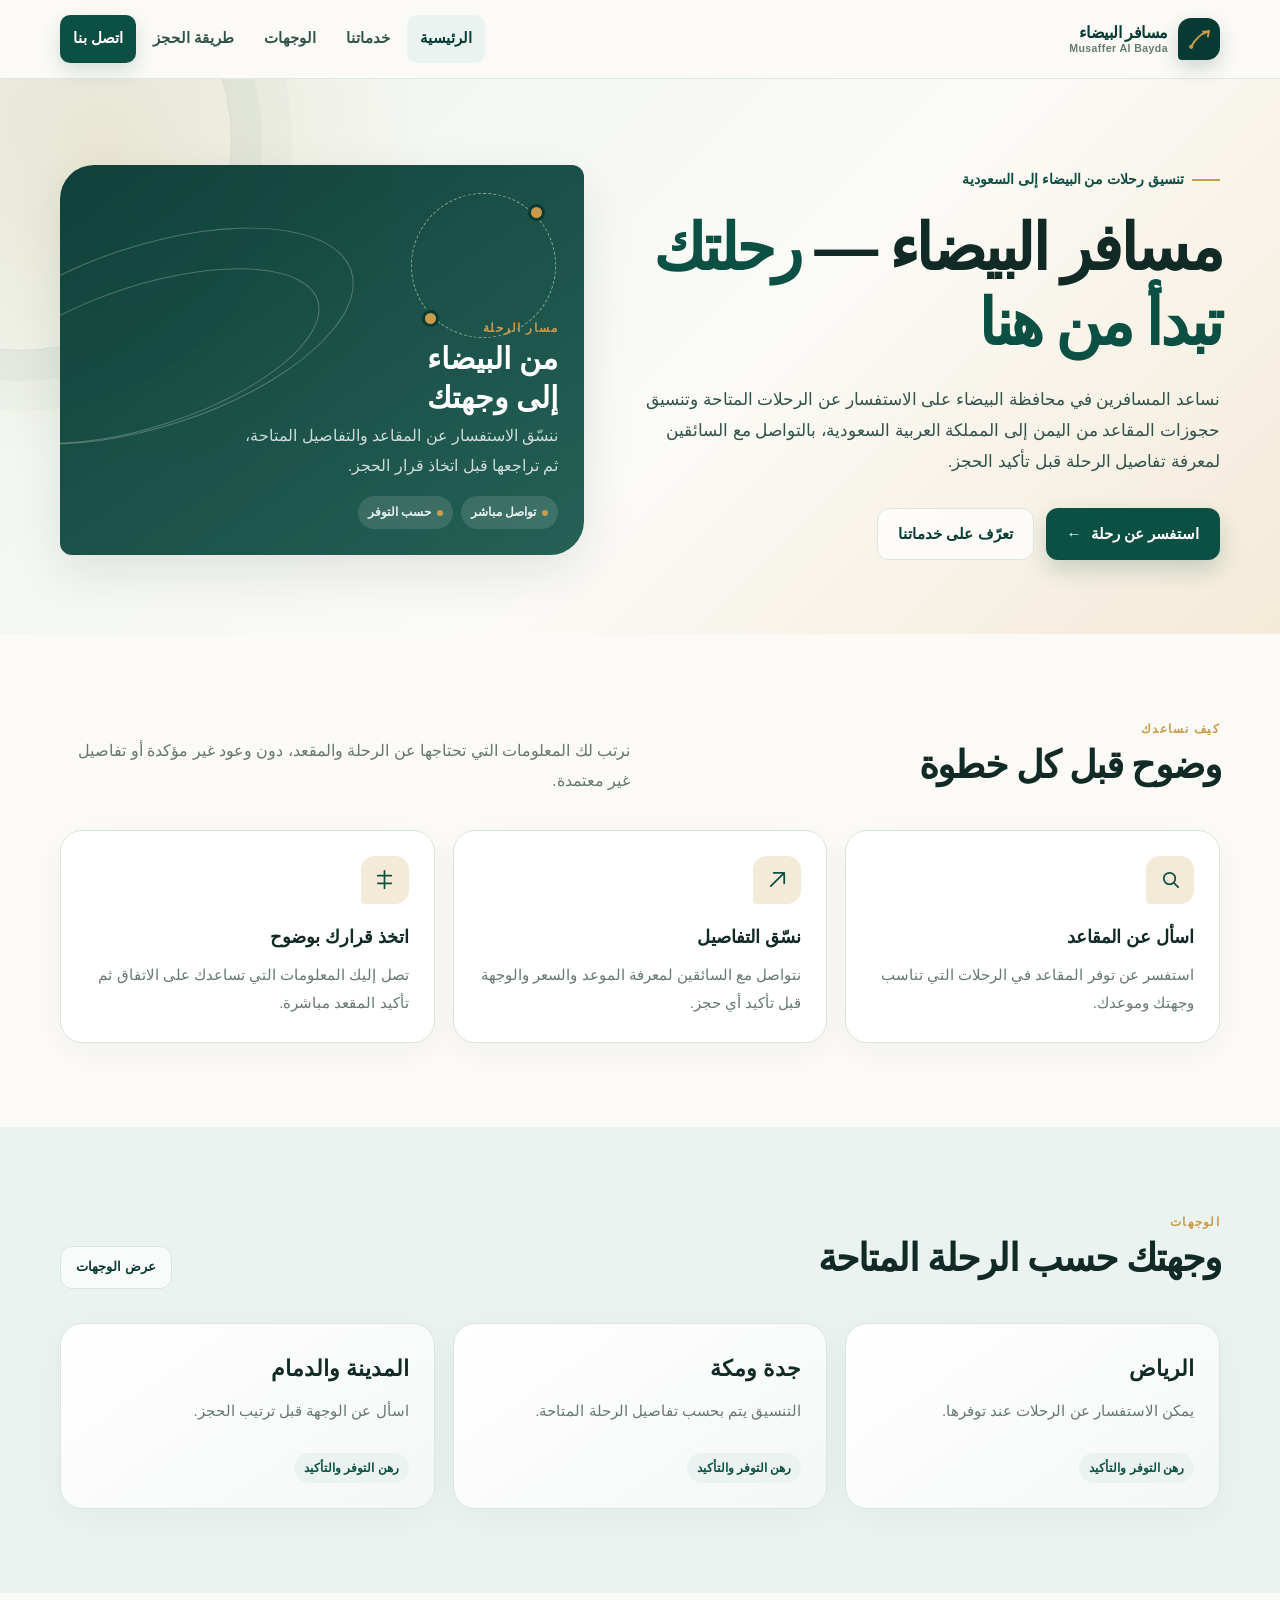
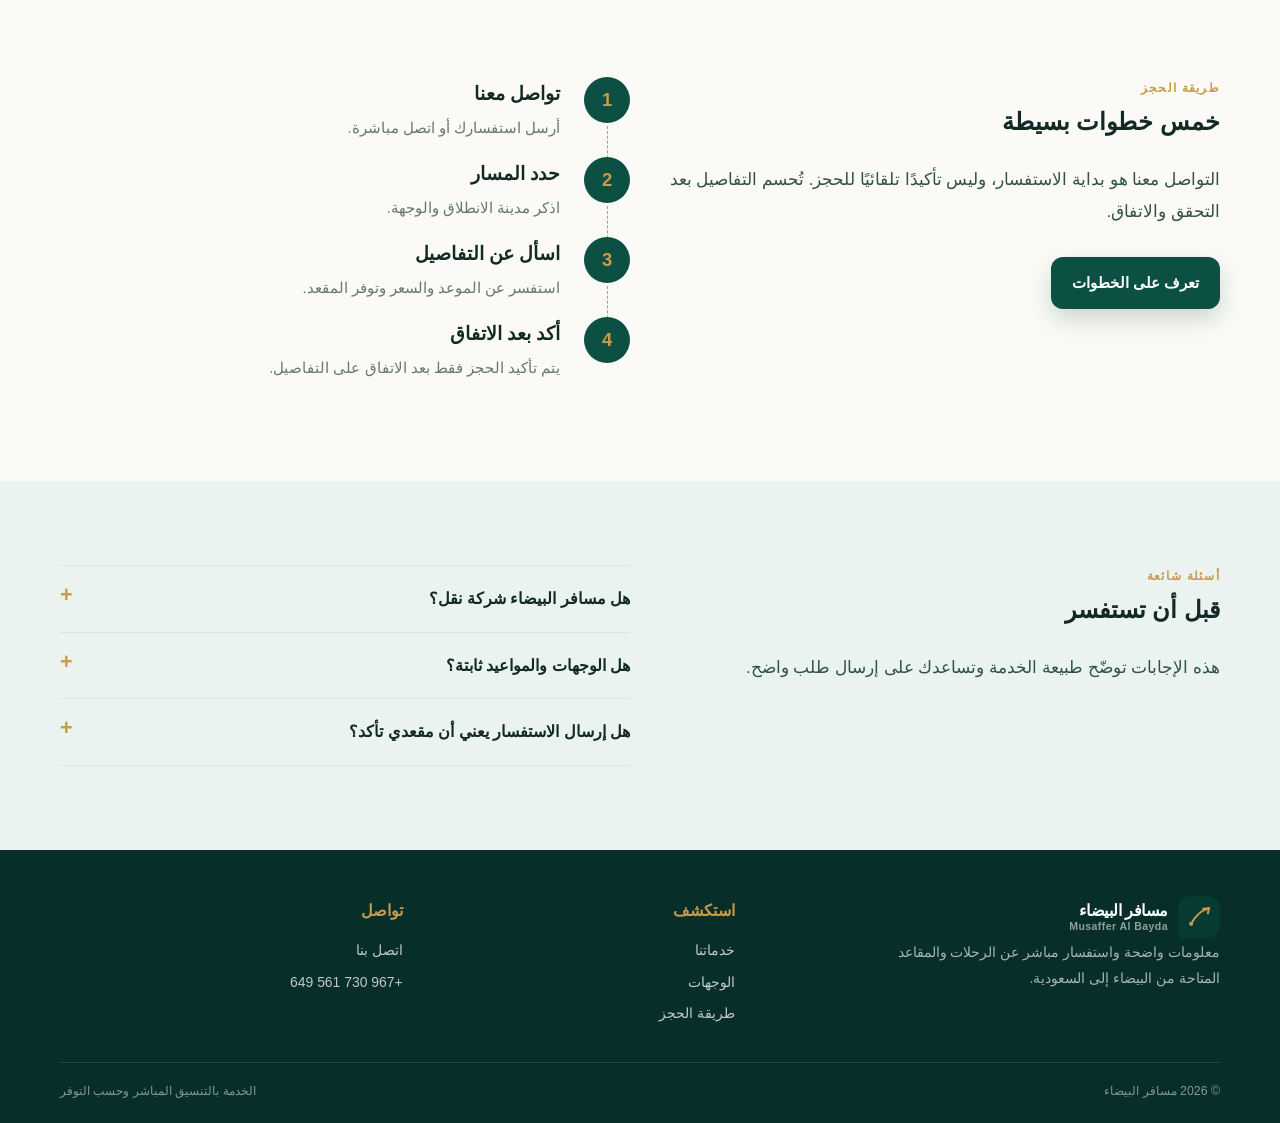
<file: index.html>
<!doctype html>
<html lang="ar" dir="rtl">
<head>
  <meta charset="utf-8">
  <meta name="viewport" content="width=device-width, initial-scale=1">
  <title>مسافر البيضاء — رحلتك تبدأ من هنا</title>
  <meta name="description" content="مسافر البيضاء: الاستفسار عن الرحلات المتاحة وتنسيق حجوزات المقاعد من محافظة البيضاء إلى المملكة العربية السعودية بالتواصل المباشر.">
  <meta name="keywords" content="مسافر البيضاء، حجز مقاعد من البيضاء إلى السعودية، رحلات البيضاء إلى السعودية، تنسيق حجوزات المقاعد">
  <meta property="og:type" content="website">
  <meta property="og:title" content="مسافر البيضاء — رحلتك تبدأ من هنا">
  <meta property="og:description" content="استفسر عن الرحلات المتاحة وتفاصيل المقاعد قبل تأكيد الحجز.">
  <meta property="og:locale" content="ar_YE">
  <link rel="icon" href="assets/favicon.svg" type="image/svg+xml">
  <link rel="stylesheet" href="css/style.css">
  <script defer src="js/main.js"></script>
</head>
<body>
  <a class="skip-link" href="#main-content">تجاوز إلى المحتوى</a>
  <header class="site-header">
    <nav class="navbar container" aria-label="التنقل الرئيسي">
      <a class="brand" href="index.html" aria-label="مسافر البيضاء، الصفحة الرئيسية">
        <span class="brand-mark" aria-hidden="true"><svg viewBox="0 0 24 24" fill="none"><path d="M4 19C8.5 10.5 13 6.5 21 4" stroke="currentColor" stroke-width="2" stroke-linecap="round"/><path d="m15.5 4.5 5.5-.5-.9 5" stroke="currentColor" stroke-width="2" stroke-linecap="round" stroke-linejoin="round"/><circle cx="4" cy="19" r="2" fill="currentColor"/></svg></span>
        <span class="brand-text">مسافر البيضاء <small>Musaffer Al Bayda</small></span>
      </a>
      <button class="menu-toggle" type="button" aria-controls="primary-navigation" aria-expanded="false" aria-label="فتح القائمة">☰</button>
      <ul class="nav-links" id="primary-navigation">
        <li><a href="index.html" aria-current="page">الرئيسية</a></li>
        <li><a href="services.html">خدماتنا</a></li>
        <li><a href="destinations.html">الوجهات</a></li>
        <li><a href="booking.html">طريقة الحجز</a></li>
        <li><a class="nav-cta" href="contact.html">اتصل بنا</a></li>
      </ul>
    </nav>
  </header>

  <main id="main-content">
    <section class="hero">
      <div class="container hero-grid">
        <div>
          <div class="eyebrow">تنسيق رحلات من البيضاء إلى السعودية</div>
          <h1>مسافر البيضاء — <span>رحلتك تبدأ من هنا</span></h1>
          <p class="hero-copy">نساعد المسافرين في محافظة البيضاء على الاستفسار عن الرحلات المتاحة وتنسيق حجوزات المقاعد من اليمن إلى المملكة العربية السعودية، بالتواصل مع السائقين لمعرفة تفاصيل الرحلة قبل تأكيد الحجز.</p>
          <div class="actions">
            <a class="btn btn-primary" href="booking.html">استفسر عن رحلة <span aria-hidden="true">←</span></a>
            <a class="btn btn-secondary" href="services.html">تعرّف على خدماتنا</a>
          </div>
        </div>
        <div class="route-card" aria-label="بطاقة تعريف بمسار الخدمة">
          <div class="route-line" aria-hidden="true"></div>
          <div class="route-card-content">
            <div class="kicker">مسار الرحلة</div>
            <h2>من البيضاء<br>إلى وجهتك</h2>
            <p>ننسّق الاستفسار عن المقاعد والتفاصيل المتاحة، ثم تراجعها قبل اتخاذ قرار الحجز.</p>
            <div class="route-meta"><span class="pill">تواصل مباشر</span><span class="pill">حسب التوفر</span></div>
          </div>
        </div>
      </div>
    </section>

    <section class="section" aria-labelledby="services-title">
      <div class="container">
        <div class="section-head">
          <div><div class="kicker">كيف نساعدك</div><h2 id="services-title">وضوح قبل كل خطوة</h2></div>
          <p>نرتب لك المعلومات التي تحتاجها عن الرحلة والمقعد، دون وعود غير مؤكدة أو تفاصيل غير معتمدة.</p>
        </div>
        <div class="grid-3">
          <article class="card"><div class="icon-box" aria-hidden="true"><svg viewBox="0 0 24 24" fill="none"><circle cx="11" cy="11" r="6" stroke="currentColor" stroke-width="1.8"/><path d="m16 16 4 4" stroke="currentColor" stroke-width="1.8" stroke-linecap="round"/></svg></div><h3>اسأل عن المقاعد</h3><p>استفسر عن توفر المقاعد في الرحلات التي تناسب وجهتك وموعدك.</p></article>
          <article class="card"><div class="icon-box" aria-hidden="true"><svg viewBox="0 0 24 24" fill="none"><path d="M5 19 19 5M8 5h11v11" stroke="currentColor" stroke-width="1.8" stroke-linecap="round" stroke-linejoin="round"/></svg></div><h3>نسّق التفاصيل</h3><p>نتواصل مع السائقين لمعرفة الموعد والسعر والوجهة قبل تأكيد أي حجز.</p></article>
          <article class="card"><div class="icon-box" aria-hidden="true"><svg viewBox="0 0 24 24" fill="none"><path d="M12 3v18M5 8h14M5 16h14" stroke="currentColor" stroke-width="1.8" stroke-linecap="round"/></svg></div><h3>اتخذ قرارك بوضوح</h3><p>تصل إليك المعلومات التي تساعدك على الاتفاق ثم تأكيد المقعد مباشرة.</p></article>
        </div>
      </div>
    </section>

    <section class="section section-tint" aria-labelledby="destinations-title">
      <div class="container">
        <div class="section-head">
          <div><div class="kicker">الوجهات</div><h2 id="destinations-title">وجهتك حسب الرحلة المتاحة</h2></div>
          <a class="btn btn-secondary btn-small" href="destinations.html">عرض الوجهات</a>
        </div>
        <div class="grid-3">
          <article class="card destination-card"><div><h3>الرياض</h3><p>يمكن الاستفسار عن الرحلات عند توفرها.</p></div><span class="status">رهن التوفر والتأكيد</span></article>
          <article class="card destination-card"><div><h3>جدة ومكة</h3><p>التنسيق يتم بحسب تفاصيل الرحلة المتاحة.</p></div><span class="status">رهن التوفر والتأكيد</span></article>
          <article class="card destination-card"><div><h3>المدينة والدمام</h3><p>اسأل عن الوجهة قبل ترتيب الحجز.</p></div><span class="status">رهن التوفر والتأكيد</span></article>
        </div>
      </div>
    </section>

    <section class="section" aria-labelledby="steps-title">
      <div class="container grid-2">
        <div><div class="kicker">طريقة الحجز</div><h2 id="steps-title">خمس خطوات بسيطة</h2><p class="hero-copy">التواصل معنا هو بداية الاستفسار، وليس تأكيدًا تلقائيًا للحجز. تُحسم التفاصيل بعد التحقق والاتفاق.</p><a class="btn btn-primary" href="booking.html">تعرف على الخطوات</a></div>
        <div class="numbered">
          <div class="step"><h3>تواصل معنا</h3><p>أرسل استفسارك أو اتصل مباشرة.</p></div>
          <div class="step"><h3>حدد المسار</h3><p>اذكر مدينة الانطلاق والوجهة.</p></div>
          <div class="step"><h3>اسأل عن التفاصيل</h3><p>استفسر عن الموعد والسعر وتوفر المقعد.</p></div>
          <div class="step"><h3>أكد بعد الاتفاق</h3><p>يتم تأكيد الحجز فقط بعد الاتفاق على التفاصيل.</p></div>
        </div>
      </div>
    </section>

    <section class="section section-tint" aria-labelledby="faq-title">
      <div class="container grid-2">
        <div><div class="kicker">أسئلة شائعة</div><h2 id="faq-title">قبل أن تستفسر</h2><p class="hero-copy">هذه الإجابات توضّح طبيعة الخدمة وتساعدك على إرسال طلب واضح.</p></div>
        <div class="faq">
          <details><summary>هل مسافر البيضاء شركة نقل؟</summary><p>مسافر البيضاء ينسّق الاستفسارات والحجوزات بين المسافرين والسائقين، ولا يدّعي امتلاك سيارات أو تشغيل أسطول خاص.</p></details>
          <details><summary>هل الوجهات والمواعيد ثابتة؟</summary><p>لا. الوجهات والمواعيد والأسعار تعتمد على الرحلات المتاحة فعليًا، ويجب تأكيدها قبل الحجز.</p></details>
          <details><summary>هل إرسال الاستفسار يعني أن مقعدي تأكد؟</summary><p>لا. الاستفسار خطوة أولى، أما تأكيد المقعد فيكون بعد مراجعة التفاصيل والاتفاق عليها مباشرة.</p></details>
        </div>
      </div>
    </section>
  </main>

  <footer class="site-footer">
    <div class="container footer-grid">
      <div><a class="brand" href="index.html"><span class="brand-mark" aria-hidden="true"><svg viewBox="0 0 24 24" fill="none"><path d="M4 19C8.5 10.5 13 6.5 21 4" stroke="currentColor" stroke-width="2" stroke-linecap="round"/><path d="m15.5 4.5 5.5-.5-.9 5" stroke="currentColor" stroke-width="2" stroke-linecap="round" stroke-linejoin="round"/><circle cx="4" cy="19" r="2" fill="currentColor"/></svg></span><span class="brand-text">مسافر البيضاء <small>Musaffer Al Bayda</small></span></a><p class="footer-copy">معلومات واضحة واستفسار مباشر عن الرحلات والمقاعد المتاحة من البيضاء إلى السعودية.</p></div>
      <div><h3>استكشف</h3><ul class="footer-links"><li><a href="services.html">خدماتنا</a></li><li><a href="destinations.html">الوجهات</a></li><li><a href="booking.html">طريقة الحجز</a></li></ul></div>
      <div><h3>تواصل</h3><ul class="footer-links"><li><a href="contact.html">اتصل بنا</a></li><li><a href="tel:+967730561649">+967 730 561 649</a></li></ul></div>
    </div>
    <div class="container footer-bottom"><span>© <span data-year>2026</span> مسافر البيضاء</span><span>الخدمة بالتنسيق المباشر وحسب التوفر</span></div>
  </footer>
</body>
</html>
</file>
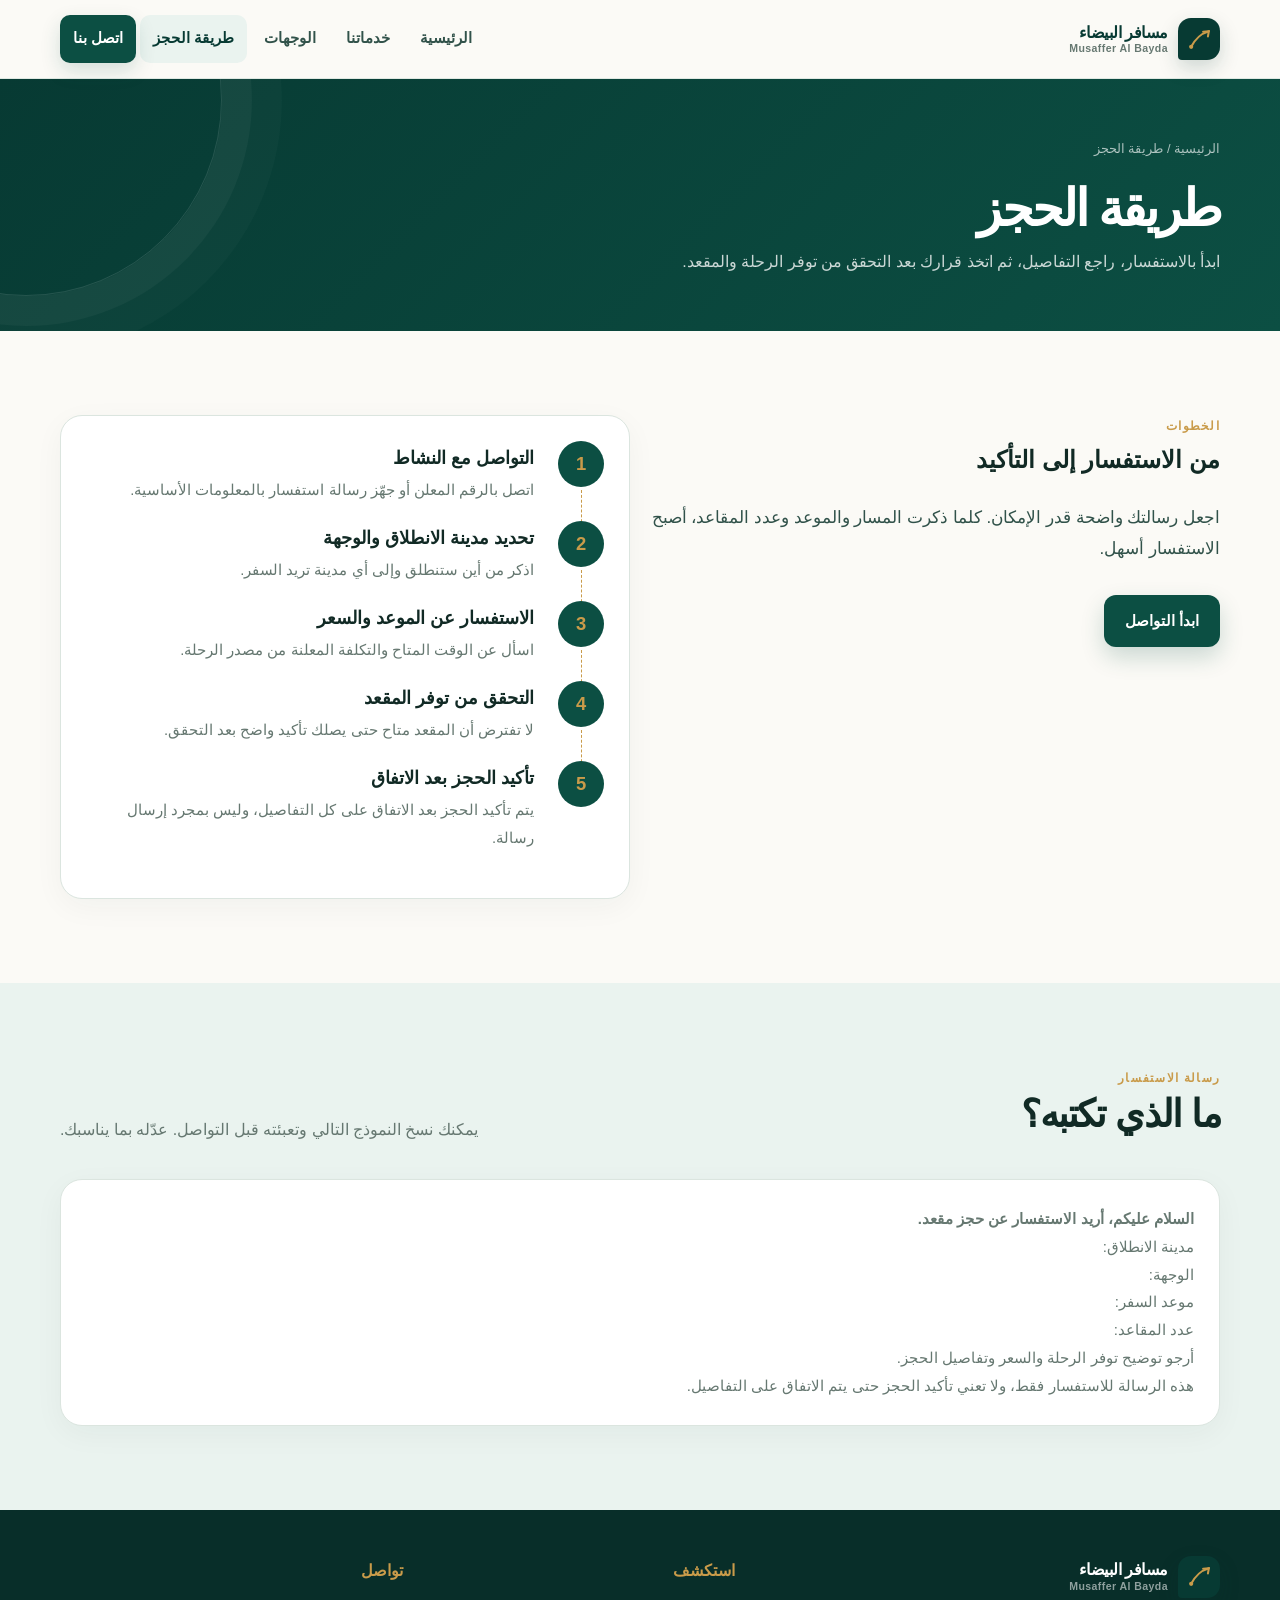
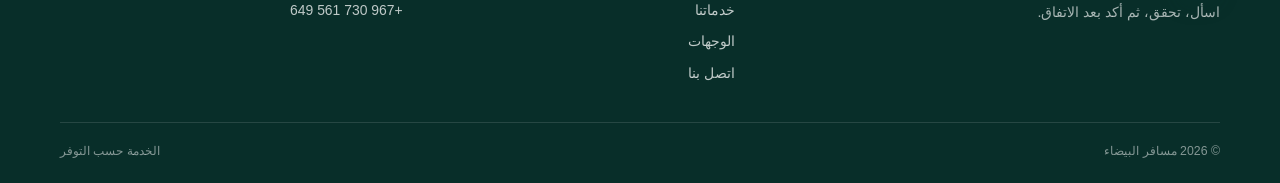
<file: booking.html>
<!doctype html>
<html lang="ar" dir="rtl">
<head>
  <meta charset="utf-8"><meta name="viewport" content="width=device-width, initial-scale=1">
  <title>طريقة الحجز — مسافر البيضاء</title>
  <meta name="description" content="تعرف على خطوات الاستفسار عن رحلة وتنسيق حجز مقعد من البيضاء إلى السعودية مع مسافر البيضاء.">
  <meta property="og:type" content="website"><meta property="og:title" content="طريقة الحجز — مسافر البيضاء"><meta property="og:description" content="خمس خطوات واضحة للاستفسار والتحقق من توفر المقعد قبل تأكيد الحجز."><meta property="og:locale" content="ar_YE">
  <link rel="icon" href="assets/favicon.svg" type="image/svg+xml"><link rel="stylesheet" href="css/style.css"><script defer src="js/main.js"></script>
</head>
<body>
  <a class="skip-link" href="#main-content">تجاوز إلى المحتوى</a>
  <header class="site-header"><nav class="navbar container" aria-label="التنقل الرئيسي"><a class="brand" href="index.html"><span class="brand-mark" aria-hidden="true"><svg viewBox="0 0 24 24" fill="none"><path d="M4 19C8.5 10.5 13 6.5 21 4" stroke="currentColor" stroke-width="2" stroke-linecap="round"/><path d="m15.5 4.5 5.5-.5-.9 5" stroke="currentColor" stroke-width="2" stroke-linecap="round" stroke-linejoin="round"/><circle cx="4" cy="19" r="2" fill="currentColor"/></svg></span><span class="brand-text">مسافر البيضاء <small>Musaffer Al Bayda</small></span></a><button class="menu-toggle" type="button" aria-controls="primary-navigation" aria-expanded="false" aria-label="فتح القائمة">☰</button><ul class="nav-links" id="primary-navigation"><li><a href="index.html">الرئيسية</a></li><li><a href="services.html">خدماتنا</a></li><li><a href="destinations.html">الوجهات</a></li><li><a href="booking.html" aria-current="page">طريقة الحجز</a></li><li><a class="nav-cta" href="contact.html">اتصل بنا</a></li></ul></nav></header>
  <main id="main-content">
    <section class="page-hero"><div class="container"><div class="breadcrumb">الرئيسية / طريقة الحجز</div><h1>طريقة الحجز</h1><p>ابدأ بالاستفسار، راجع التفاصيل، ثم اتخذ قرارك بعد التحقق من توفر الرحلة والمقعد.</p></div></section>
    <section class="section"><div class="container grid-2"><div><div class="kicker">الخطوات</div><h2>من الاستفسار إلى التأكيد</h2><p class="hero-copy">اجعل رسالتك واضحة قدر الإمكان. كلما ذكرت المسار والموعد وعدد المقاعد، أصبح الاستفسار أسهل.</p><a class="btn btn-primary" href="contact.html">ابدأ التواصل</a></div><div class="card numbered"><div class="step"><h3>التواصل مع النشاط</h3><p>اتصل بالرقم المعلن أو جهّز رسالة استفسار بالمعلومات الأساسية.</p></div><div class="step"><h3>تحديد مدينة الانطلاق والوجهة</h3><p>اذكر من أين ستنطلق وإلى أي مدينة تريد السفر.</p></div><div class="step"><h3>الاستفسار عن الموعد والسعر</h3><p>اسأل عن الوقت المتاح والتكلفة المعلنة من مصدر الرحلة.</p></div><div class="step"><h3>التحقق من توفر المقعد</h3><p>لا تفترض أن المقعد متاح حتى يصلك تأكيد واضح بعد التحقق.</p></div><div class="step"><h3>تأكيد الحجز بعد الاتفاق</h3><p>يتم تأكيد الحجز بعد الاتفاق على كل التفاصيل، وليس بمجرد إرسال رسالة.</p></div></div></div></section>
    <section class="section section-tint"><div class="container"><div class="section-head"><div><div class="kicker">رسالة الاستفسار</div><h2>ما الذي تكتبه؟</h2></div><p>يمكنك نسخ النموذج التالي وتعبئته قبل التواصل. عدّله بما يناسبك.</p></div><div class="card"><p><strong>السلام عليكم، أريد الاستفسار عن حجز مقعد.</strong></p><p>مدينة الانطلاق:<br>الوجهة:<br>موعد السفر:<br>عدد المقاعد:</p><p>أرجو توضيح توفر الرحلة والسعر وتفاصيل الحجز.</p><p class="small-print">هذه الرسالة للاستفسار فقط، ولا تعني تأكيد الحجز حتى يتم الاتفاق على التفاصيل.</p></div></div></section>
  </main>
  <footer class="site-footer"><div class="container footer-grid"><div><a class="brand" href="index.html"><span class="brand-mark" aria-hidden="true"><svg viewBox="0 0 24 24" fill="none"><path d="M4 19C8.5 10.5 13 6.5 21 4" stroke="currentColor" stroke-width="2" stroke-linecap="round"/><path d="m15.5 4.5 5.5-.5-.9 5" stroke="currentColor" stroke-width="2" stroke-linecap="round" stroke-linejoin="round"/><circle cx="4" cy="19" r="2" fill="currentColor"/></svg></span><span class="brand-text">مسافر البيضاء <small>Musaffer Al Bayda</small></span></a><p class="footer-copy">اسأل، تحقق، ثم أكد بعد الاتفاق.</p></div><div><h3>استكشف</h3><ul class="footer-links"><li><a href="services.html">خدماتنا</a></li><li><a href="destinations.html">الوجهات</a></li><li><a href="contact.html">اتصل بنا</a></li></ul></div><div><h3>تواصل</h3><ul class="footer-links"><li><a href="tel:+967730561649">+967 730 561 649</a></li></ul></div></div><div class="container footer-bottom"><span>© <span data-year>2026</span> مسافر البيضاء</span><span>الخدمة حسب التوفر</span></div></footer>
</body>
</html>
</file>
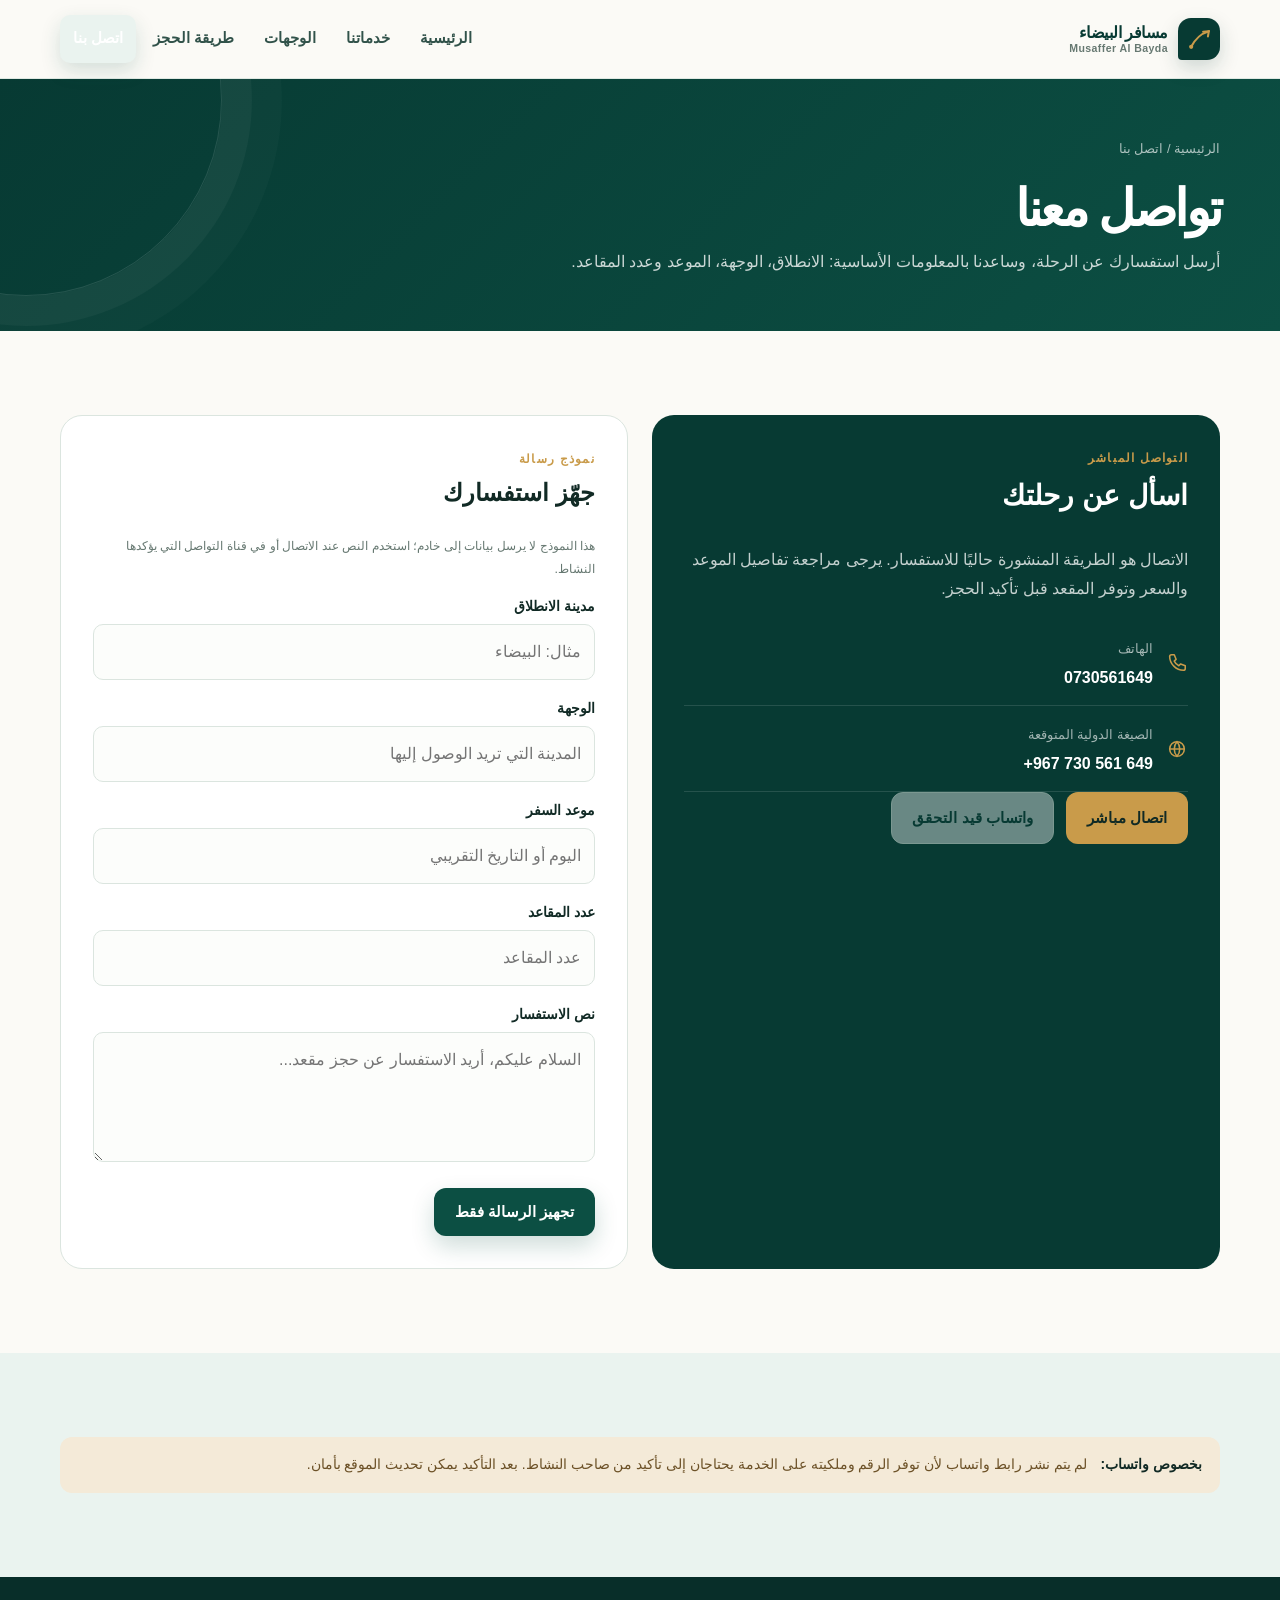
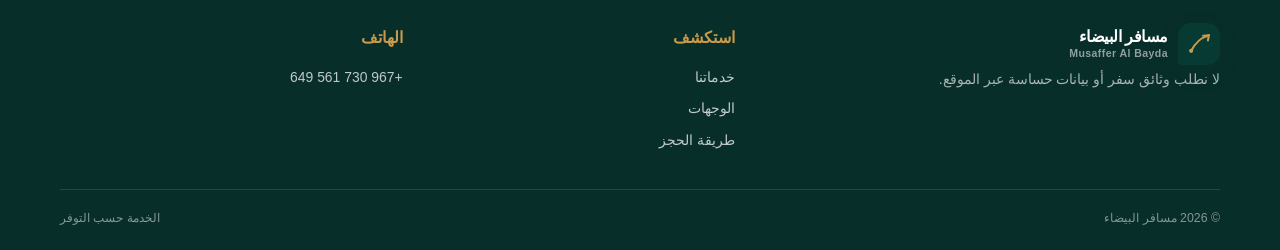
<file: contact.html>
<!doctype html>
<html lang="ar" dir="rtl">
<head>
  <meta charset="utf-8"><meta name="viewport" content="width=device-width, initial-scale=1">
  <title>اتصل بنا — مسافر البيضاء</title>
  <meta name="description" content="تواصل مع مسافر البيضاء للاستفسار عن الرحلات والمقاعد المتاحة من محافظة البيضاء إلى السعودية.">
  <meta property="og:type" content="website"><meta property="og:title" content="اتصل بنا — مسافر البيضاء"><meta property="og:description" content="اتصل للاستفسار عن الرحلات المتاحة وتفاصيل حجز المقعد."><meta property="og:locale" content="ar_YE">
  <link rel="icon" href="assets/favicon.svg" type="image/svg+xml"><link rel="stylesheet" href="css/style.css"><script defer src="js/main.js"></script>
</head>
<body>
  <a class="skip-link" href="#main-content">تجاوز إلى المحتوى</a>
  <header class="site-header"><nav class="navbar container" aria-label="التنقل الرئيسي"><a class="brand" href="index.html"><span class="brand-mark" aria-hidden="true"><svg viewBox="0 0 24 24" fill="none"><path d="M4 19C8.5 10.5 13 6.5 21 4" stroke="currentColor" stroke-width="2" stroke-linecap="round"/><path d="m15.5 4.5 5.5-.5-.9 5" stroke="currentColor" stroke-width="2" stroke-linecap="round" stroke-linejoin="round"/><circle cx="4" cy="19" r="2" fill="currentColor"/></svg></span><span class="brand-text">مسافر البيضاء <small>Musaffer Al Bayda</small></span></a><button class="menu-toggle" type="button" aria-controls="primary-navigation" aria-expanded="false" aria-label="فتح القائمة">☰</button><ul class="nav-links" id="primary-navigation"><li><a href="index.html">الرئيسية</a></li><li><a href="services.html">خدماتنا</a></li><li><a href="destinations.html">الوجهات</a></li><li><a href="booking.html">طريقة الحجز</a></li><li><a class="nav-cta" href="contact.html" aria-current="page">اتصل بنا</a></li></ul></nav></header>
  <main id="main-content">
    <section class="page-hero"><div class="container"><div class="breadcrumb">الرئيسية / اتصل بنا</div><h1>تواصل معنا</h1><p>أرسل استفسارك عن الرحلة، وساعدنا بالمعلومات الأساسية: الانطلاق، الوجهة، الموعد وعدد المقاعد.</p></div></section>
    <section class="section"><div class="container contact-panel">
      <div class="contact-card"><div class="kicker">التواصل المباشر</div><h2>اسأل عن رحلتك</h2><p>الاتصال هو الطريقة المنشورة حاليًا للاستفسار. يرجى مراجعة تفاصيل الموعد والسعر وتوفر المقعد قبل تأكيد الحجز.</p><div class="contact-detail"><svg viewBox="0 0 24 24" fill="none"><path d="M6 3h3l2 5-2 2c1 2.2 2.8 4 5 5l2-2 5 2v3c0 1.1-.9 2-2 2C11.1 20 4 12.9 4 4.9 4 3.9 4.9 3 6 3Z" stroke="currentColor" stroke-width="1.7" stroke-linejoin="round"/></svg><div><small>الهاتف</small><strong dir="ltr">0730561649</strong></div></div><div class="contact-detail"><svg viewBox="0 0 24 24" fill="none"><circle cx="12" cy="12" r="8" stroke="currentColor" stroke-width="1.7"/><path d="M4 12h16M12 4c2 2.2 3 4.9 3 8s-1 5.8-3 8c-2-2.2-3-4.9-3-8s1-5.8 3-8Z" stroke="currentColor" stroke-width="1.7"/></svg><div><small>الصيغة الدولية المتوقعة</small><strong dir="ltr">+967 730 561 649</strong></div></div><div class="actions"><a class="btn btn-gold" href="tel:+967730561649">اتصال مباشر</a><span class="btn btn-secondary whatsapp-disabled" aria-disabled="true" title="يُفعّل بعد تأكيد الرقم">واتساب قيد التحقق</span></div></div>
      <div class="form-card"><div class="kicker">نموذج رسالة</div><h2>جهّز استفسارك</h2><p class="small-print">هذا النموذج لا يرسل بيانات إلى خادم؛ استخدم النص عند الاتصال أو في قناة التواصل التي يؤكدها النشاط.</p><form onsubmit="return false"><label for="departure">مدينة الانطلاق</label><input id="departure" name="departure" type="text" placeholder="مثال: البيضاء"><label for="destination">الوجهة</label><input id="destination" name="destination" type="text" placeholder="المدينة التي تريد الوصول إليها"><label for="date">موعد السفر</label><input id="date" name="date" type="text" placeholder="اليوم أو التاريخ التقريبي"><label for="seats">عدد المقاعد</label><input id="seats" name="seats" type="number" min="1" inputmode="numeric" placeholder="عدد المقاعد"><label for="message">نص الاستفسار</label><textarea id="message" name="message" placeholder="السلام عليكم، أريد الاستفسار عن حجز مقعد..."></textarea><button class="btn btn-primary" type="submit">تجهيز الرسالة فقط</button></form></div>
    </div></section>
    <section class="section section-tint"><div class="container"><div class="note"><strong>بخصوص واتساب:</strong><span>لم يتم نشر رابط واتساب لأن توفر الرقم وملكيته على الخدمة يحتاجان إلى تأكيد من صاحب النشاط. بعد التأكيد يمكن تحديث الموقع بأمان.</span></div></div></section>
  </main>
  <footer class="site-footer"><div class="container footer-grid"><div><a class="brand" href="index.html"><span class="brand-mark" aria-hidden="true"><svg viewBox="0 0 24 24" fill="none"><path d="M4 19C8.5 10.5 13 6.5 21 4" stroke="currentColor" stroke-width="2" stroke-linecap="round"/><path d="m15.5 4.5 5.5-.5-.9 5" stroke="currentColor" stroke-width="2" stroke-linecap="round" stroke-linejoin="round"/><circle cx="4" cy="19" r="2" fill="currentColor"/></svg></span><span class="brand-text">مسافر البيضاء <small>Musaffer Al Bayda</small></span></a><p class="footer-copy">لا نطلب وثائق سفر أو بيانات حساسة عبر الموقع.</p></div><div><h3>استكشف</h3><ul class="footer-links"><li><a href="services.html">خدماتنا</a></li><li><a href="destinations.html">الوجهات</a></li><li><a href="booking.html">طريقة الحجز</a></li></ul></div><div><h3>الهاتف</h3><ul class="footer-links"><li><a href="tel:+967730561649">+967 730 561 649</a></li></ul></div></div><div class="container footer-bottom"><span>© <span data-year>2026</span> مسافر البيضاء</span><span>الخدمة حسب التوفر</span></div></footer>
</body>
</html>
</file>
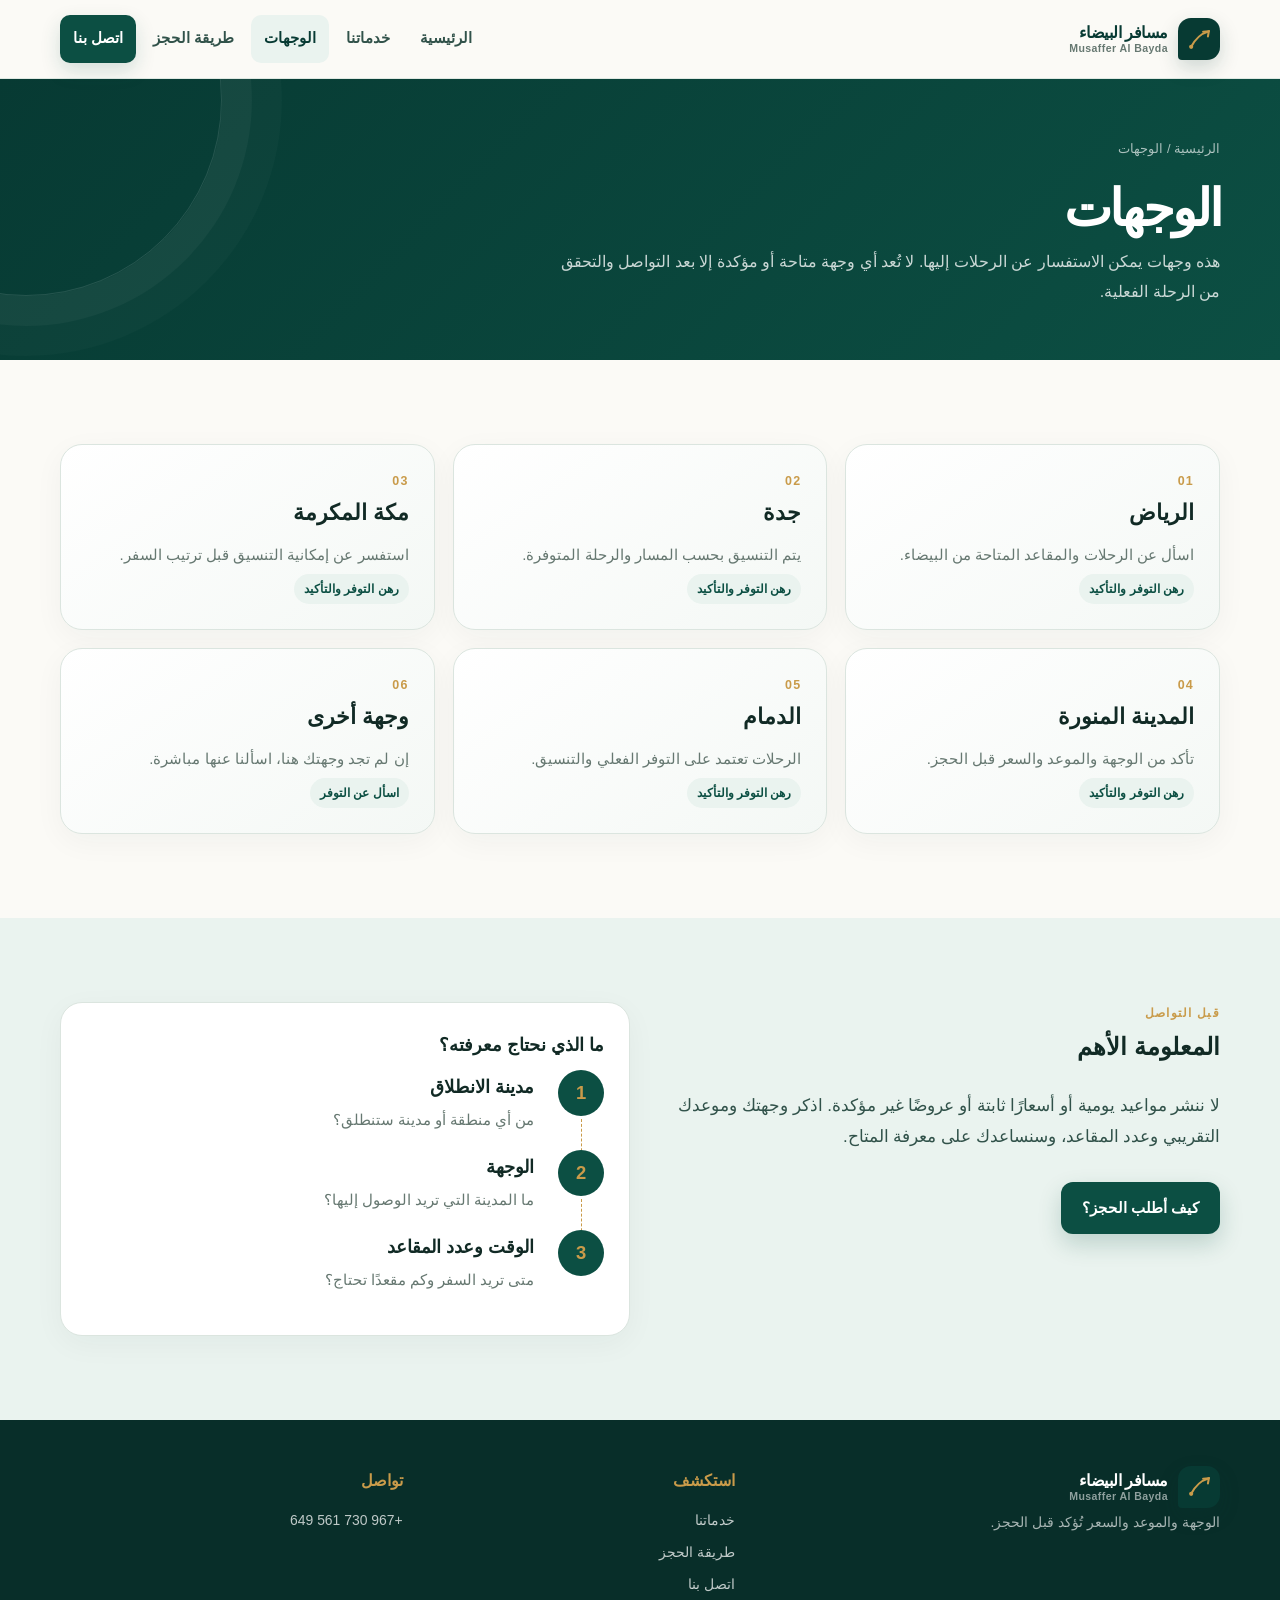
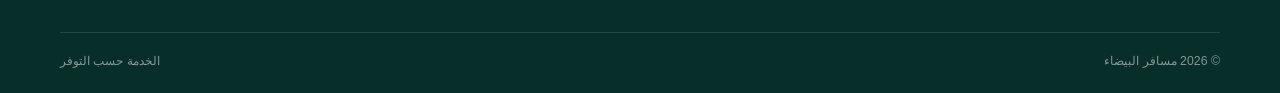
<file: destinations.html>
<!doctype html>
<html lang="ar" dir="rtl">
<head>
  <meta charset="utf-8"><meta name="viewport" content="width=device-width, initial-scale=1">
  <title>الوجهات — مسافر البيضاء</title>
  <meta name="description" content="وجهات يمكن الاستفسار عن تنسيق الرحلات إليها من محافظة البيضاء إلى السعودية، مع بقاء التوفر خاضعًا للتأكيد.">
  <meta property="og:type" content="website"><meta property="og:title" content="الوجهات — مسافر البيضاء"><meta property="og:description" content="استفسر عن الوجهة والموعد والسعر قبل تأكيد المقعد."><meta property="og:locale" content="ar_YE">
  <link rel="icon" href="assets/favicon.svg" type="image/svg+xml"><link rel="stylesheet" href="css/style.css"><script defer src="js/main.js"></script>
</head>
<body>
  <a class="skip-link" href="#main-content">تجاوز إلى المحتوى</a>
  <header class="site-header"><nav class="navbar container" aria-label="التنقل الرئيسي"><a class="brand" href="index.html"><span class="brand-mark" aria-hidden="true"><svg viewBox="0 0 24 24" fill="none"><path d="M4 19C8.5 10.5 13 6.5 21 4" stroke="currentColor" stroke-width="2" stroke-linecap="round"/><path d="m15.5 4.5 5.5-.5-.9 5" stroke="currentColor" stroke-width="2" stroke-linecap="round" stroke-linejoin="round"/><circle cx="4" cy="19" r="2" fill="currentColor"/></svg></span><span class="brand-text">مسافر البيضاء <small>Musaffer Al Bayda</small></span></a><button class="menu-toggle" type="button" aria-controls="primary-navigation" aria-expanded="false" aria-label="فتح القائمة">☰</button><ul class="nav-links" id="primary-navigation"><li><a href="index.html">الرئيسية</a></li><li><a href="services.html">خدماتنا</a></li><li><a href="destinations.html" aria-current="page">الوجهات</a></li><li><a href="booking.html">طريقة الحجز</a></li><li><a class="nav-cta" href="contact.html">اتصل بنا</a></li></ul></nav></header>
  <main id="main-content">
    <section class="page-hero"><div class="container"><div class="breadcrumb">الرئيسية / الوجهات</div><h1>الوجهات</h1><p>هذه وجهات يمكن الاستفسار عن الرحلات إليها. لا تُعد أي وجهة متاحة أو مؤكدة إلا بعد التواصل والتحقق من الرحلة الفعلية.</p></div></section>
    <section class="section"><div class="container"><div class="grid-3">
      <article class="card destination-card"><div><div class="kicker">01</div><h3>الرياض</h3><p>اسأل عن الرحلات والمقاعد المتاحة من البيضاء.</p></div><span class="status">رهن التوفر والتأكيد</span></article>
      <article class="card destination-card"><div><div class="kicker">02</div><h3>جدة</h3><p>يتم التنسيق بحسب المسار والرحلة المتوفرة.</p></div><span class="status">رهن التوفر والتأكيد</span></article>
      <article class="card destination-card"><div><div class="kicker">03</div><h3>مكة المكرمة</h3><p>استفسر عن إمكانية التنسيق قبل ترتيب السفر.</p></div><span class="status">رهن التوفر والتأكيد</span></article>
      <article class="card destination-card"><div><div class="kicker">04</div><h3>المدينة المنورة</h3><p>تأكد من الوجهة والموعد والسعر قبل الحجز.</p></div><span class="status">رهن التوفر والتأكيد</span></article>
      <article class="card destination-card"><div><div class="kicker">05</div><h3>الدمام</h3><p>الرحلات تعتمد على التوفر الفعلي والتنسيق.</p></div><span class="status">رهن التوفر والتأكيد</span></article>
      <article class="card destination-card"><div><div class="kicker">06</div><h3>وجهة أخرى</h3><p>إن لم تجد وجهتك هنا، اسألنا عنها مباشرة.</p></div><span class="status">اسأل عن التوفر</span></article>
    </div></div></section>
    <section class="section section-tint"><div class="container grid-2"><div><div class="kicker">قبل التواصل</div><h2>المعلومة الأهم</h2><p class="hero-copy">لا ننشر مواعيد يومية أو أسعارًا ثابتة أو عروضًا غير مؤكدة. اذكر وجهتك وموعدك التقريبي وعدد المقاعد، وسنساعدك على معرفة المتاح.</p><a class="btn btn-primary" href="booking.html">كيف أطلب الحجز؟</a></div><div class="card"><h3>ما الذي نحتاج معرفته؟</h3><div class="numbered"><div class="step"><h3>مدينة الانطلاق</h3><p>من أي منطقة أو مدينة ستنطلق؟</p></div><div class="step"><h3>الوجهة</h3><p>ما المدينة التي تريد الوصول إليها؟</p></div><div class="step"><h3>الوقت وعدد المقاعد</h3><p>متى تريد السفر وكم مقعدًا تحتاج؟</p></div></div></div></div></section>
  </main>
  <footer class="site-footer"><div class="container footer-grid"><div><a class="brand" href="index.html"><span class="brand-mark" aria-hidden="true"><svg viewBox="0 0 24 24" fill="none"><path d="M4 19C8.5 10.5 13 6.5 21 4" stroke="currentColor" stroke-width="2" stroke-linecap="round"/><path d="m15.5 4.5 5.5-.5-.9 5" stroke="currentColor" stroke-width="2" stroke-linecap="round" stroke-linejoin="round"/><circle cx="4" cy="19" r="2" fill="currentColor"/></svg></span><span class="brand-text">مسافر البيضاء <small>Musaffer Al Bayda</small></span></a><p class="footer-copy">الوجهة والموعد والسعر تُؤكد قبل الحجز.</p></div><div><h3>استكشف</h3><ul class="footer-links"><li><a href="services.html">خدماتنا</a></li><li><a href="booking.html">طريقة الحجز</a></li><li><a href="contact.html">اتصل بنا</a></li></ul></div><div><h3>تواصل</h3><ul class="footer-links"><li><a href="tel:+967730561649">+967 730 561 649</a></li></ul></div></div><div class="container footer-bottom"><span>© <span data-year>2026</span> مسافر البيضاء</span><span>الخدمة حسب التوفر</span></div></footer>
</body>
</html>
</file>
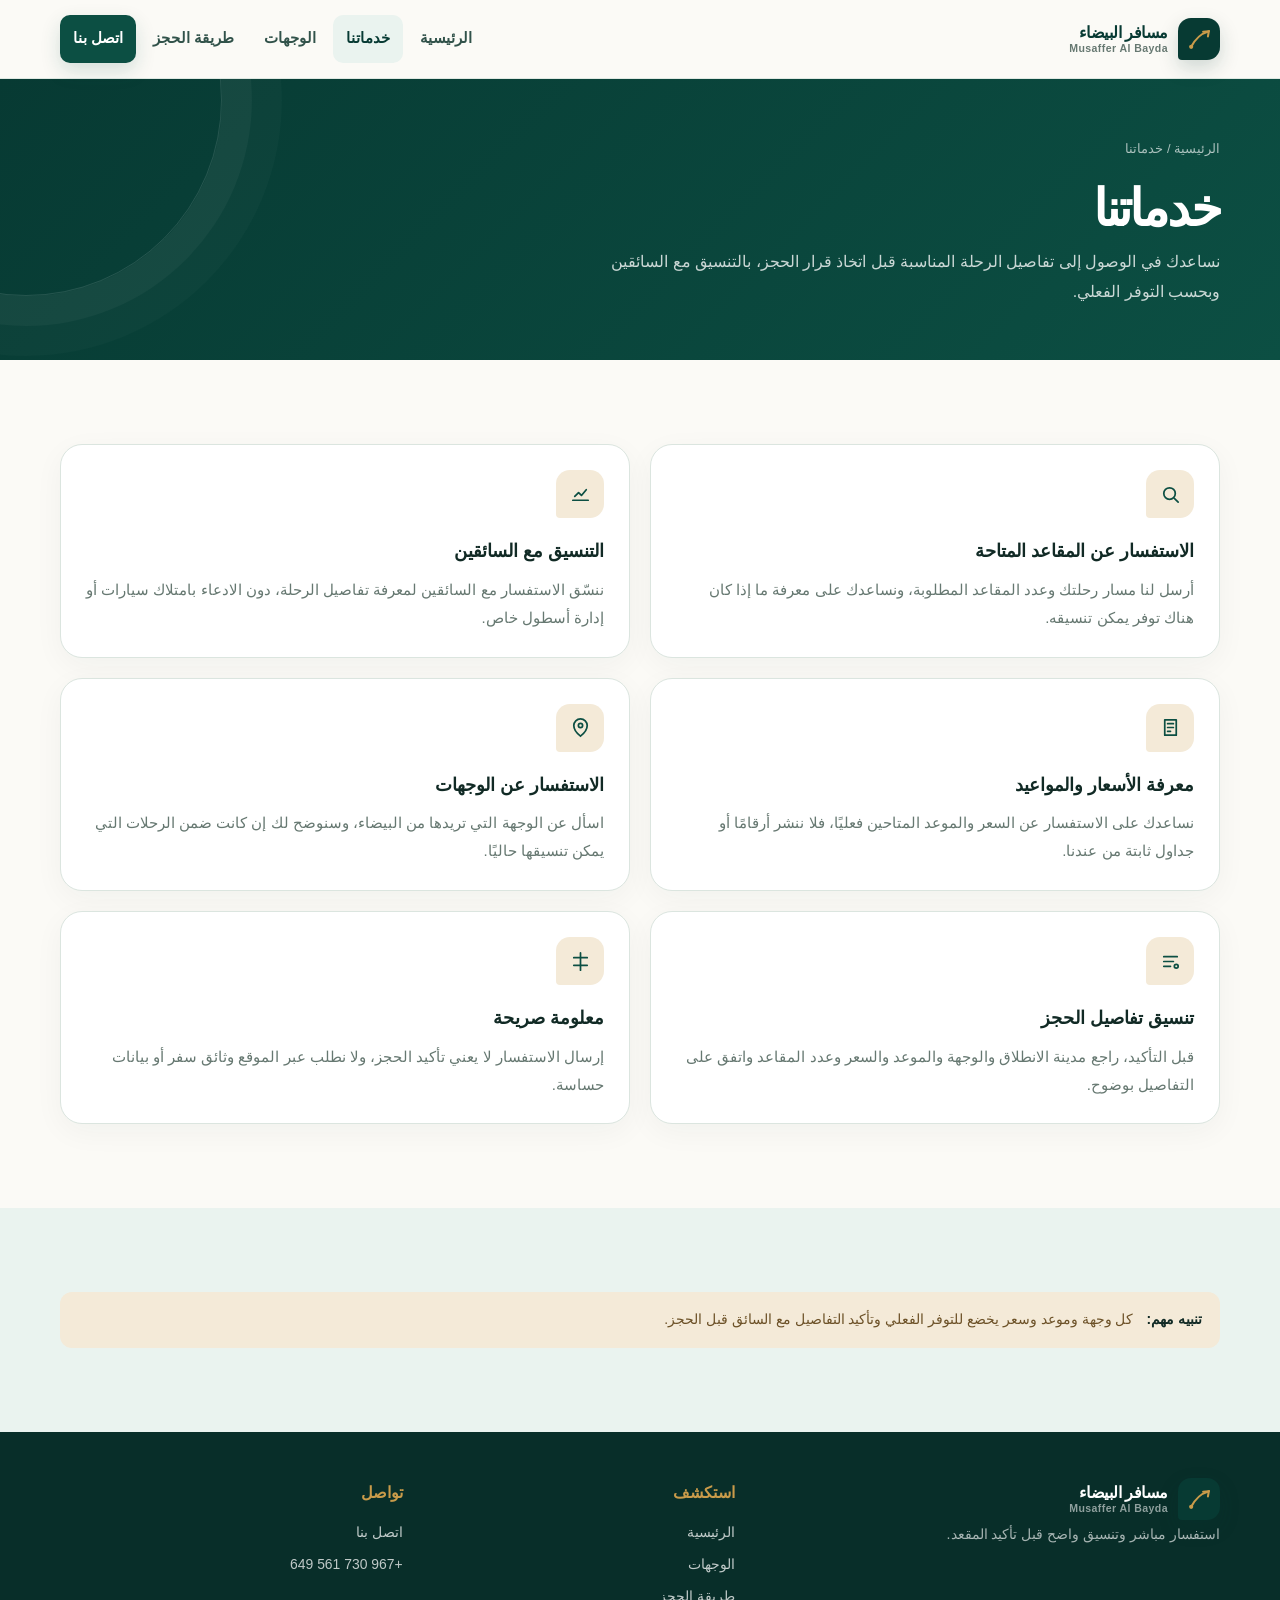
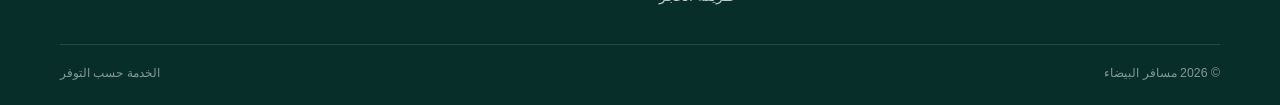
<file: services.html>
<!doctype html>
<html lang="ar" dir="rtl">
<head>
  <meta charset="utf-8"><meta name="viewport" content="width=device-width, initial-scale=1">
  <title>خدماتنا — مسافر البيضاء</title>
  <meta name="description" content="خدمات مسافر البيضاء للاستفسار عن المقاعد وتنسيق الرحلات ومعرفة الأسعار والمواعيد قبل تأكيد الحجز.">
  <meta property="og:type" content="website"><meta property="og:title" content="خدماتنا — مسافر البيضاء"><meta property="og:description" content="تنسيق واستفسار واضح عن الرحلات المتاحة من البيضاء إلى السعودية."><meta property="og:locale" content="ar_YE">
  <link rel="icon" href="assets/favicon.svg" type="image/svg+xml"><link rel="stylesheet" href="css/style.css"><script defer src="js/main.js"></script>
</head>
<body>
  <a class="skip-link" href="#main-content">تجاوز إلى المحتوى</a>
  <header class="site-header"><nav class="navbar container" aria-label="التنقل الرئيسي"><a class="brand" href="index.html"><span class="brand-mark" aria-hidden="true"><svg viewBox="0 0 24 24" fill="none"><path d="M4 19C8.5 10.5 13 6.5 21 4" stroke="currentColor" stroke-width="2" stroke-linecap="round"/><path d="m15.5 4.5 5.5-.5-.9 5" stroke="currentColor" stroke-width="2" stroke-linecap="round" stroke-linejoin="round"/><circle cx="4" cy="19" r="2" fill="currentColor"/></svg></span><span class="brand-text">مسافر البيضاء <small>Musaffer Al Bayda</small></span></a><button class="menu-toggle" type="button" aria-controls="primary-navigation" aria-expanded="false" aria-label="فتح القائمة">☰</button><ul class="nav-links" id="primary-navigation"><li><a href="index.html">الرئيسية</a></li><li><a href="services.html" aria-current="page">خدماتنا</a></li><li><a href="destinations.html">الوجهات</a></li><li><a href="booking.html">طريقة الحجز</a></li><li><a class="nav-cta" href="contact.html">اتصل بنا</a></li></ul></nav></header>
  <main id="main-content">
    <section class="page-hero"><div class="container"><div class="breadcrumb">الرئيسية / خدماتنا</div><h1>خدماتنا</h1><p>نساعدك في الوصول إلى تفاصيل الرحلة المناسبة قبل اتخاذ قرار الحجز، بالتنسيق مع السائقين وبحسب التوفر الفعلي.</p></div></section>
    <section class="section"><div class="container"><div class="grid-2">
      <article class="card"><div class="icon-box" aria-hidden="true"><svg viewBox="0 0 24 24" fill="none"><circle cx="11" cy="11" r="6" stroke="currentColor" stroke-width="1.8"/><path d="m16 16 4 4" stroke="currentColor" stroke-width="1.8" stroke-linecap="round"/></svg></div><h3>الاستفسار عن المقاعد المتاحة</h3><p>أرسل لنا مسار رحلتك وعدد المقاعد المطلوبة، ونساعدك على معرفة ما إذا كان هناك توفر يمكن تنسيقه.</p></article>
      <article class="card"><div class="icon-box" aria-hidden="true"><svg viewBox="0 0 24 24" fill="none"><path d="M4 18h16M6 14l4-4 3 3 5-6" stroke="currentColor" stroke-width="1.8" stroke-linecap="round" stroke-linejoin="round"/></svg></div><h3>التنسيق مع السائقين</h3><p>ننسّق الاستفسار مع السائقين لمعرفة تفاصيل الرحلة، دون الادعاء بامتلاك سيارات أو إدارة أسطول خاص.</p></article>
      <article class="card"><div class="icon-box" aria-hidden="true"><svg viewBox="0 0 24 24" fill="none"><path d="M6 4h12v16H6zM9 8h6M9 12h6M9 16h3" stroke="currentColor" stroke-width="1.8" stroke-linecap="round" stroke-linejoin="round"/></svg></div><h3>معرفة الأسعار والمواعيد</h3><p>نساعدك على الاستفسار عن السعر والموعد المتاحين فعليًا، فلا ننشر أرقامًا أو جداول ثابتة من عندنا.</p></article>
      <article class="card"><div class="icon-box" aria-hidden="true"><svg viewBox="0 0 24 24" fill="none"><path d="M12 21s7-5.2 7-11a7 7 0 0 0-14 0c0 5.8 7 11 7 11Z" stroke="currentColor" stroke-width="1.8"/><circle cx="12" cy="10" r="2.2" stroke="currentColor" stroke-width="1.8"/></svg></div><h3>الاستفسار عن الوجهات</h3><p>اسأل عن الوجهة التي تريدها من البيضاء، وسنوضح لك إن كانت ضمن الرحلات التي يمكن تنسيقها حاليًا.</p></article>
      <article class="card"><div class="icon-box" aria-hidden="true"><svg viewBox="0 0 24 24" fill="none"><path d="M5 7h14M5 12h10M5 17h7" stroke="currentColor" stroke-width="1.8" stroke-linecap="round"/><circle cx="18" cy="17" r="2" stroke="currentColor" stroke-width="1.8"/></svg></div><h3>تنسيق تفاصيل الحجز</h3><p>قبل التأكيد، راجع مدينة الانطلاق والوجهة والموعد والسعر وعدد المقاعد واتفق على التفاصيل بوضوح.</p></article>
      <article class="card"><div class="icon-box" aria-hidden="true"><svg viewBox="0 0 24 24" fill="none"><path d="M12 3v18M5 8h14M5 16h14" stroke="currentColor" stroke-width="1.8" stroke-linecap="round"/></svg></div><h3>معلومة صريحة</h3><p>إرسال الاستفسار لا يعني تأكيد الحجز، ولا نطلب عبر الموقع وثائق سفر أو بيانات حساسة.</p></article>
    </div></div></section>
    <section class="section section-tint"><div class="container"><div class="note"><strong>تنبيه مهم:</strong><span>كل وجهة وموعد وسعر يخضع للتوفر الفعلي وتأكيد التفاصيل مع السائق قبل الحجز.</span></div></div></section>
  </main>
  <footer class="site-footer"><div class="container footer-grid"><div><a class="brand" href="index.html"><span class="brand-mark" aria-hidden="true"><svg viewBox="0 0 24 24" fill="none"><path d="M4 19C8.5 10.5 13 6.5 21 4" stroke="currentColor" stroke-width="2" stroke-linecap="round"/><path d="m15.5 4.5 5.5-.5-.9 5" stroke="currentColor" stroke-width="2" stroke-linecap="round" stroke-linejoin="round"/><circle cx="4" cy="19" r="2" fill="currentColor"/></svg></span><span class="brand-text">مسافر البيضاء <small>Musaffer Al Bayda</small></span></a><p class="footer-copy">استفسار مباشر وتنسيق واضح قبل تأكيد المقعد.</p></div><div><h3>استكشف</h3><ul class="footer-links"><li><a href="index.html">الرئيسية</a></li><li><a href="destinations.html">الوجهات</a></li><li><a href="booking.html">طريقة الحجز</a></li></ul></div><div><h3>تواصل</h3><ul class="footer-links"><li><a href="contact.html">اتصل بنا</a></li><li><a href="tel:+967730561649">+967 730 561 649</a></li></ul></div></div><div class="container footer-bottom"><span>© <span data-year>2026</span> مسافر البيضاء</span><span>الخدمة حسب التوفر</span></div></footer>
</body>
</html>
</file>
<file: css/style.css>
:root {
  --ink: #112a25;
  --ink-soft: #31524a;
  --green: #0c4f43;
  --green-deep: #073a33;
  --green-pale: #eaf3ef;
  --gold: #c99b4a;
  --gold-soft: #f4ead8;
  --cream: #fbfaf6;
  --white: #ffffff;
  --line: #dbe5df;
  --muted: #667871;
  --shadow: 0 18px 50px rgba(17, 42, 37, .10);
  --radius: 22px;
  --radius-sm: 14px;
  --container: 1160px;
}

* { box-sizing: border-box; }
html { scroll-behavior: smooth; }
body {
  margin: 0;
  color: var(--ink);
  background: var(--cream);
  font-family: "Cairo", "Tahoma", "Arial", sans-serif;
  line-height: 1.85;
  overflow-x: hidden;
}
a { color: inherit; text-decoration: none; }
img, svg { max-width: 100%; }
button, a { -webkit-tap-highlight-color: transparent; }
.container { width: min(calc(100% - 32px), var(--container)); margin-inline: auto; }

.skip-link { position: absolute; inset-inline-start: 12px; top: -80px; background: var(--gold); color: var(--ink); padding: 10px 16px; z-index: 100; border-radius: 0 0 10px 10px; font-weight: 800; }
.skip-link:focus { top: 0; }

.site-header { position: sticky; top: 0; z-index: 20; background: rgba(251,250,246,.92); backdrop-filter: blur(14px); border-bottom: 1px solid rgba(219,229,223,.85); }
.navbar { min-height: 78px; display: flex; align-items: center; justify-content: space-between; gap: 20px; }
.brand { display: inline-flex; align-items: center; gap: 10px; font-weight: 900; color: var(--green-deep); letter-spacing: -.03em; }
.brand-mark { width: 42px; height: 42px; display: grid; place-items: center; color: var(--gold); background: var(--green-deep); border-radius: 13px 13px 13px 4px; box-shadow: 0 8px 20px rgba(7,58,51,.18); }
.brand-mark svg { width: 25px; height: 25px; }
.brand-text { display: grid; line-height: 1.15; }
.brand-text small { color: var(--muted); font-size: .66rem; letter-spacing: .04em; font-weight: 700; direction: ltr; text-align: right; }
.nav-links { display: flex; align-items: center; gap: 4px; list-style: none; padding: 0; margin: 0; }
.nav-links a { display: block; padding: 10px 13px; border-radius: 10px; font-size: .92rem; font-weight: 700; color: var(--ink-soft); }
.nav-links a:hover, .nav-links a[aria-current="page"] { background: var(--green-pale); color: var(--green-deep); }
.nav-cta { background: var(--green); color: var(--white) !important; box-shadow: 0 8px 20px rgba(12,79,67,.16); }
.nav-cta:hover { background: var(--green-deep) !important; color: white !important; }
.menu-toggle { display: none; border: 1px solid var(--line); background: var(--white); color: var(--green-deep); border-radius: 10px; padding: 8px 11px; font: inherit; font-size: 1.1rem; cursor: pointer; }

.hero { position: relative; overflow: hidden; padding: 82px 0 74px; background: radial-gradient(circle at 8% 12%, rgba(201,155,74,.18), transparent 26%), linear-gradient(135deg, #eef5f0 0%, #fbfaf6 57%, #f4ead8 100%); }
.hero::after { content: ""; position: absolute; width: 420px; height: 420px; border: 1px solid rgba(12,79,67,.11); border-radius: 50%; inset-inline-end: -190px; top: -150px; box-shadow: 0 0 0 30px rgba(12,79,67,.035), 0 0 0 60px rgba(12,79,67,.02); }
.hero-grid { display: grid; grid-template-columns: 1.05fr .95fr; align-items: center; gap: 56px; position: relative; z-index: 1; }
.eyebrow { display: inline-flex; align-items: center; gap: 8px; color: var(--green); font-size: .85rem; font-weight: 900; margin-bottom: 18px; }
.eyebrow::before { content: ""; display: block; width: 28px; height: 2px; background: var(--gold); }
h1, h2, h3, p { margin-top: 0; }
h1 { font-size: clamp(2.25rem, 5vw, 4.65rem); line-height: 1.18; letter-spacing: -.055em; margin-bottom: 22px; max-width: 720px; }
h1 span { color: var(--green); }
.hero-copy { font-size: 1.06rem; color: var(--ink-soft); max-width: 620px; margin-bottom: 30px; }
.actions { display: flex; flex-wrap: wrap; gap: 12px; align-items: center; }
.btn { display: inline-flex; align-items: center; justify-content: center; gap: 9px; min-height: 48px; padding: 11px 20px; border: 1px solid transparent; border-radius: 12px; font-weight: 900; font-size: .94rem; cursor: pointer; transition: transform .2s ease, background .2s ease, box-shadow .2s ease; }
.btn:hover { transform: translateY(-2px); }
.btn-primary { background: var(--green); color: white; box-shadow: 0 10px 23px rgba(12,79,67,.2); }
.btn-primary:hover { background: var(--green-deep); }
.btn-secondary { background: rgba(255,255,255,.72); color: var(--green-deep); border-color: var(--line); }
.btn-secondary:hover { background: var(--white); }
.btn-gold { background: var(--gold); color: var(--ink); }
.btn-small { min-height: 40px; padding: 8px 15px; font-size: .84rem; }

.route-card { position: relative; min-height: 390px; display: flex; align-items: flex-end; padding: 26px; border-radius: 34px 12px 34px 12px; color: white; background: linear-gradient(145deg, rgba(7,58,51,.96), rgba(12,79,67,.90)), repeating-linear-gradient(125deg, transparent 0 22px, rgba(255,255,255,.025) 23px 24px); box-shadow: var(--shadow); overflow: hidden; }
.route-card::before, .route-card::after { content: ""; position: absolute; border: 1px solid rgba(244,234,216,.28); border-radius: 50%; transform: rotate(-18deg); }
.route-card::before { width: 420px; height: 180px; inset-inline-end: -120px; top: 80px; }
.route-card::after { width: 360px; height: 140px; inset-inline-end: -95px; top: 120px; }
.route-line { position: absolute; inset: 28px 28px auto auto; width: 145px; height: 145px; border: 1px dashed rgba(244,234,216,.55); border-radius: 50%; }
.route-line::before, .route-line::after { content: ""; position: absolute; width: 11px; height: 11px; border-radius: 50%; background: var(--gold); border: 3px solid var(--green-deep); }
.route-line::before { top: 10px; inset-inline-start: 10px; }
.route-line::after { bottom: 10px; inset-inline-end: 10px; }
.route-card-content { position: relative; z-index: 2; max-width: 320px; }
.route-card h2 { font-size: 1.85rem; margin-bottom: 4px; line-height: 1.3; }
.route-card p { color: rgba(255,255,255,.78); margin-bottom: 0; }
.route-meta { display: flex; flex-wrap: wrap; gap: 8px; margin-top: 16px; }
.pill { display: inline-flex; align-items: center; gap: 6px; padding: 5px 10px; border-radius: 999px; font-size: .77rem; font-weight: 800; background: rgba(255,255,255,.12); color: rgba(255,255,255,.9); }
.pill::before { content: ""; width: 6px; height: 6px; border-radius: 50%; background: var(--gold); }

.section { padding: 84px 0; }
.section-tint { background: var(--green-pale); }
.section-head { display: flex; justify-content: space-between; align-items: end; gap: 24px; margin-bottom: 34px; }
.section-head h2 { font-size: clamp(1.7rem, 3vw, 2.5rem); line-height: 1.25; letter-spacing: -.04em; margin-bottom: 7px; }
.section-head p { color: var(--muted); margin-bottom: 0; max-width: 570px; }
.kicker { color: var(--gold); font-size: .78rem; font-weight: 900; letter-spacing: .1em; }
.grid-3 { display: grid; grid-template-columns: repeat(3, 1fr); gap: 18px; }
.grid-2 { display: grid; grid-template-columns: repeat(2, 1fr); gap: 20px; }
.card { background: var(--white); border: 1px solid var(--line); border-radius: var(--radius); padding: 25px; box-shadow: 0 8px 30px rgba(17,42,37,.045); }
.card h3 { margin-bottom: 8px; font-size: 1.14rem; }
.card p { color: var(--muted); font-size: .94rem; margin-bottom: 0; }
.icon-box { width: 48px; height: 48px; border-radius: 14px 14px 14px 4px; display: grid; place-items: center; color: var(--green); background: var(--gold-soft); margin-bottom: 16px; }
.icon-box svg { width: 23px; height: 23px; }
.numbered { counter-reset: steps; }
.step { position: relative; padding-inline-start: 70px; min-height: 80px; }
.step::before { counter-increment: steps; content: counter(steps); position: absolute; inset-inline-start: 0; top: 0; width: 46px; height: 46px; display: grid; place-items: center; background: var(--green); color: var(--gold); border-radius: 50%; font-size: 1.15rem; font-weight: 900; }
.step:not(:last-child)::after { content: ""; position: absolute; inset-inline-start: 22px; top: 49px; height: 42px; border-inline-start: 1px dashed var(--gold); }
.step h3 { margin-bottom: 3px; }
.step p { color: var(--muted); font-size: .92rem; margin-bottom: 21px; }

.destination-card { min-height: 186px; display: flex; flex-direction: column; justify-content: space-between; background: linear-gradient(145deg, var(--white), #f4f8f5); }
.destination-card h3 { font-size: 1.35rem; }
.status { align-self: flex-start; color: var(--green); background: var(--green-pale); border-radius: 999px; font-size: .76rem; font-weight: 900; padding: 4px 10px; }
.note { display: flex; gap: 13px; padding: 15px 18px; border-radius: 12px; background: var(--gold-soft); color: #6c5127; font-size: .87rem; }
.note strong { color: var(--ink); }

.faq { border-top: 1px solid var(--line); }
details { border-bottom: 1px solid var(--line); padding: 18px 0; }
summary { cursor: pointer; list-style: none; font-weight: 900; display: flex; justify-content: space-between; gap: 16px; }
summary::-webkit-details-marker { display: none; }
summary::after { content: "+"; color: var(--gold); font-size: 1.35rem; line-height: 1; }
details[open] summary::after { content: "−"; }
details p { color: var(--muted); font-size: .92rem; max-width: 800px; margin: 10px 0 0; }

.page-hero { padding: 58px 0 54px; background: linear-gradient(135deg, var(--green-deep), var(--green)); color: white; position: relative; overflow: hidden; }
.page-hero::after { content: ""; position: absolute; width: 390px; height: 390px; border: 1px solid rgba(255,255,255,.12); border-radius: 50%; inset-inline-end: -170px; top: -175px; box-shadow: 0 0 0 30px rgba(255,255,255,.035), 0 0 0 60px rgba(255,255,255,.018); }
.page-hero h1 { font-size: clamp(2rem, 4vw, 3.5rem); margin-bottom: 8px; position: relative; z-index: 1; }
.page-hero p { color: rgba(255,255,255,.78); max-width: 660px; margin-bottom: 0; position: relative; z-index: 1; }
.breadcrumb { font-size: .8rem; color: rgba(255,255,255,.65); margin-bottom: 18px; position: relative; z-index: 1; }

.contact-panel { display: grid; grid-template-columns: 1fr 1fr; gap: 24px; align-items: stretch; }
.contact-card { background: var(--green-deep); color: white; border-radius: var(--radius); padding: 32px; }
.contact-card p { color: rgba(255,255,255,.76); }
.contact-card h2 { font-size: 1.75rem; }
.contact-detail { display: flex; align-items: center; gap: 13px; padding: 13px 0; border-bottom: 1px solid rgba(255,255,255,.12); }
.contact-detail:last-child { border-bottom: 0; }
.contact-detail strong { display: block; color: white; }
.contact-detail small { color: rgba(255,255,255,.62); }
.contact-detail svg { flex: 0 0 auto; width: 22px; height: 22px; color: var(--gold); }
.form-card { background: white; border: 1px solid var(--line); border-radius: var(--radius); padding: 32px; }
.form-card label { display: block; font-size: .86rem; font-weight: 900; margin-bottom: 5px; }
.form-card input, .form-card textarea { width: 100%; border: 1px solid var(--line); border-radius: 10px; padding: 12px 13px; font: inherit; background: #fcfdfb; color: var(--ink); margin-bottom: 16px; }
.form-card textarea { min-height: 130px; resize: vertical; }
.form-card input:focus, .form-card textarea:focus { outline: 3px solid rgba(201,155,74,.22); border-color: var(--gold); }

.site-footer { background: #082e29; color: white; padding: 46px 0 20px; }
.footer-grid { display: grid; grid-template-columns: 1.2fr .8fr .9fr; gap: 28px; padding-bottom: 35px; }
.site-footer .brand { color: white; }
.site-footer .brand-text small { color: rgba(255,255,255,.55); }
.footer-copy { color: rgba(255,255,255,.64); font-size: .88rem; max-width: 350px; }
.site-footer h3 { font-size: .98rem; margin-bottom: 13px; color: var(--gold); }
.footer-links { list-style: none; margin: 0; padding: 0; display: grid; gap: 6px; color: rgba(255,255,255,.74); font-size: .87rem; }
.footer-links a:hover { color: var(--gold); }
.footer-bottom { padding-top: 17px; border-top: 1px solid rgba(255,255,255,.12); color: rgba(255,255,255,.5); font-size: .77rem; display: flex; justify-content: space-between; gap: 15px; flex-wrap: wrap; }

.whatsapp-disabled { opacity: .55; cursor: not-allowed; pointer-events: none; }
.small-print { color: var(--muted); font-size: .78rem; }
.center { text-align: center; }
.empty-state { text-align: center; padding: 65px 20px; }
.empty-state h1 { margin-inline: auto; }

@media (max-width: 860px) {
  .menu-toggle { display: inline-flex; }
  .nav-links { position: absolute; inset: 78px 16px auto; display: none; flex-direction: column; align-items: stretch; padding: 10px; background: white; border: 1px solid var(--line); border-radius: 16px; box-shadow: var(--shadow); }
  .nav-links.is-open { display: flex; }
  .nav-links a { padding: 12px 14px; }
  .hero-grid, .contact-panel { grid-template-columns: 1fr; }
  .hero { padding-top: 58px; }
  .route-card { min-height: 320px; }
  .grid-3 { grid-template-columns: 1fr 1fr; }
  .footer-grid { grid-template-columns: 1fr 1fr; }
}
@media (max-width: 560px) {
  .container { width: min(calc(100% - 24px), var(--container)); }
  .navbar { min-height: 70px; }
  .nav-links { inset: 70px 12px auto; }
  .brand-mark { width: 38px; height: 38px; }
  .hero { padding: 46px 0 55px; }
  h1 { font-size: 2.35rem; }
  .hero-copy { font-size: .96rem; }
  .actions .btn { width: 100%; }
  .grid-3, .grid-2, .footer-grid { grid-template-columns: 1fr; }
  .section { padding: 60px 0; }
  .section-head { display: block; }
  .section-head .btn { margin-top: 15px; }
  .page-hero { padding: 45px 0; }
  .contact-card, .form-card { padding: 23px; }
}
</file>
